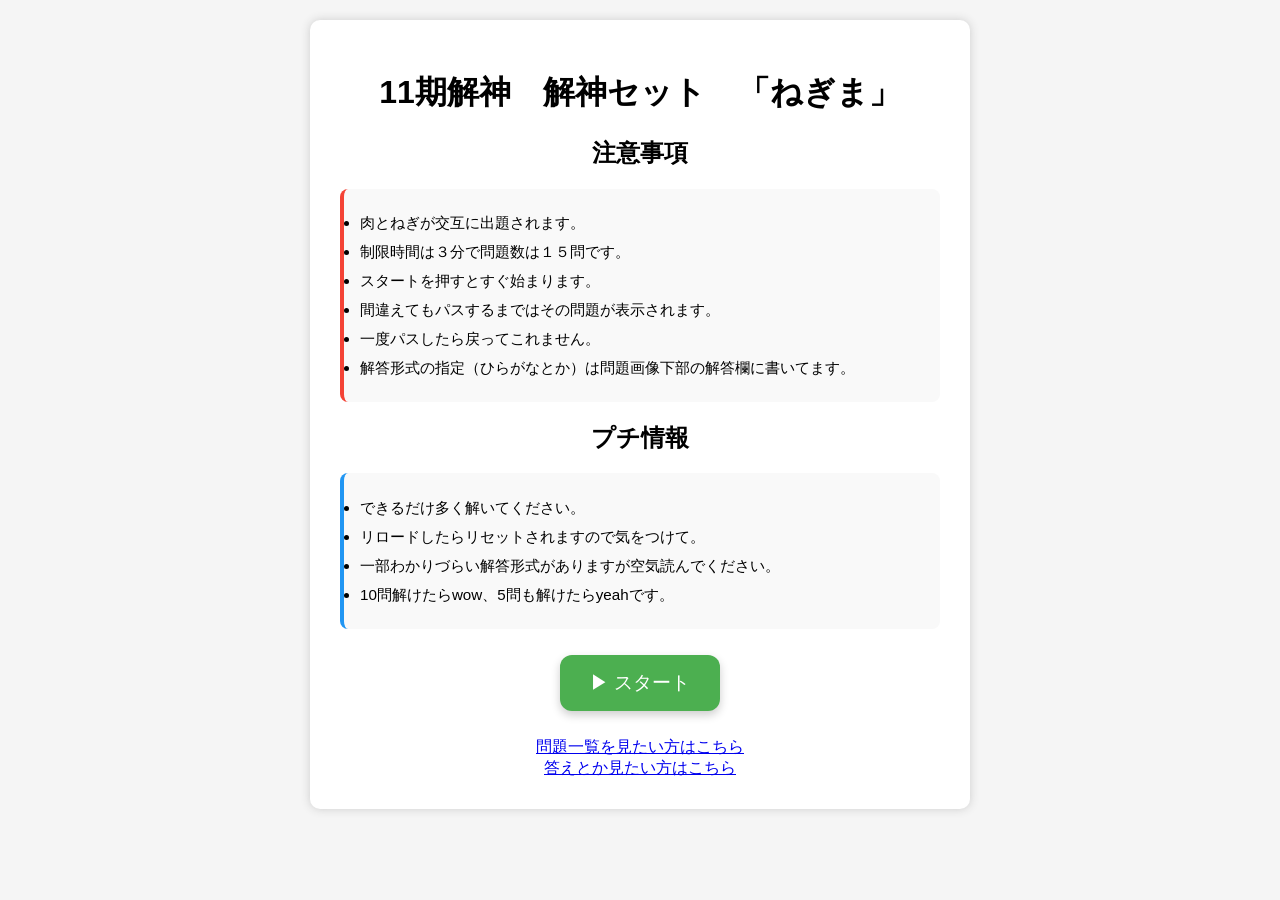
<file: index.html>
<!DOCTYPE html>
<html lang="ja">
<head>
  <meta charset="UTF-8" />
  <meta name="viewport" content="width=device-width, initial-scale=1.0" />
  <title>ねぎま</title>
  <link rel="stylesheet" href="style.css" />
</head>
<body>
  <div class="container">
    <h1>11期解神　解神セット　「ねぎま」</h1>
    <div id="start-screen">
      <h2>注意事項</h2>
      <ul class="rules important-rules">
        <li>肉とねぎが交互に出題されます。</li>
        <li>制限時間は３分で問題数は１５問です。</li>
        <li>スタートを押すとすぐ始まります。</li>
        <li>間違えてもパスするまではその問題が表示されます。</li>
        <li>一度パスしたら戻ってこれません。</li>
        <li>解答形式の指定（ひらがなとか）は問題画像下部の解答欄に書いてます。</li>
      </ul>
      <h2>プチ情報</h2>
      <ul class="rules extra-rules">
        <li>できるだけ多く解いてください。</li>
        <li>リロードしたらリセットされますので気をつけて。</li>
        <li>一部わかりづらい解答形式がありますが空気読んでください。</li>
        <li>10問解けたらwow、5問も解けたらyeahです。</li>
      </ul>

      <button class="start-button" onclick="startQuiz()">▶ スタート</button>

      <div style="margin-top: 1em;">
        <a href="list.html" target="_blank">問題一覧を見たい方はこちら</a>
        <br>
        <a href="answer.html" target="_blank">答えとか見たい方はこちら</a>
      </div>

    </div>

    <div id="quiz-screen" class="hidden">
      <div id="timer">残り時間: 180秒</div>
      <div id="question"></div>
      <input type="text" id="answer" placeholder="答えを入力..." />
      <button onclick="submitAnswer()">回答</button>
      <button onclick="passQuestion()">パス</button>
    </div>

    <div id="result" class="hidden"></div>
  </div>
  <script src="script.js"></script>
</body>
</html>
</file>
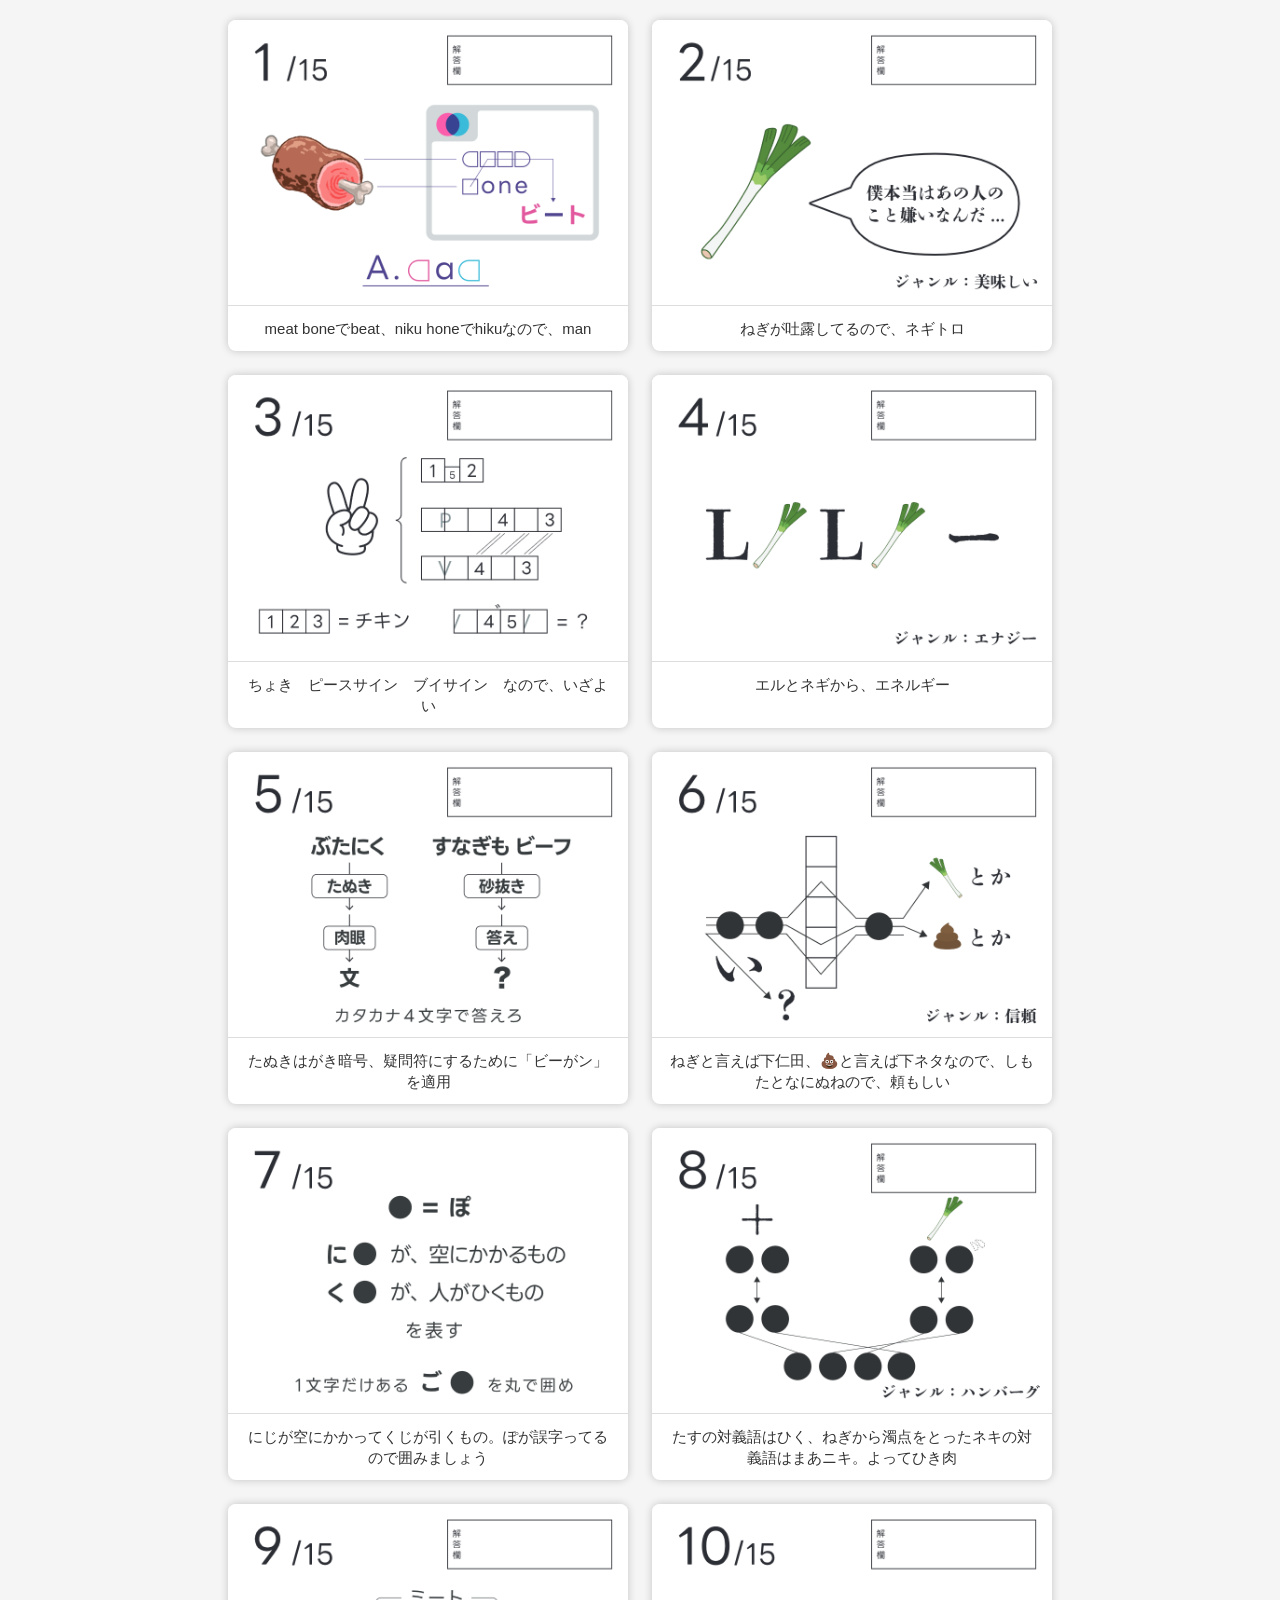
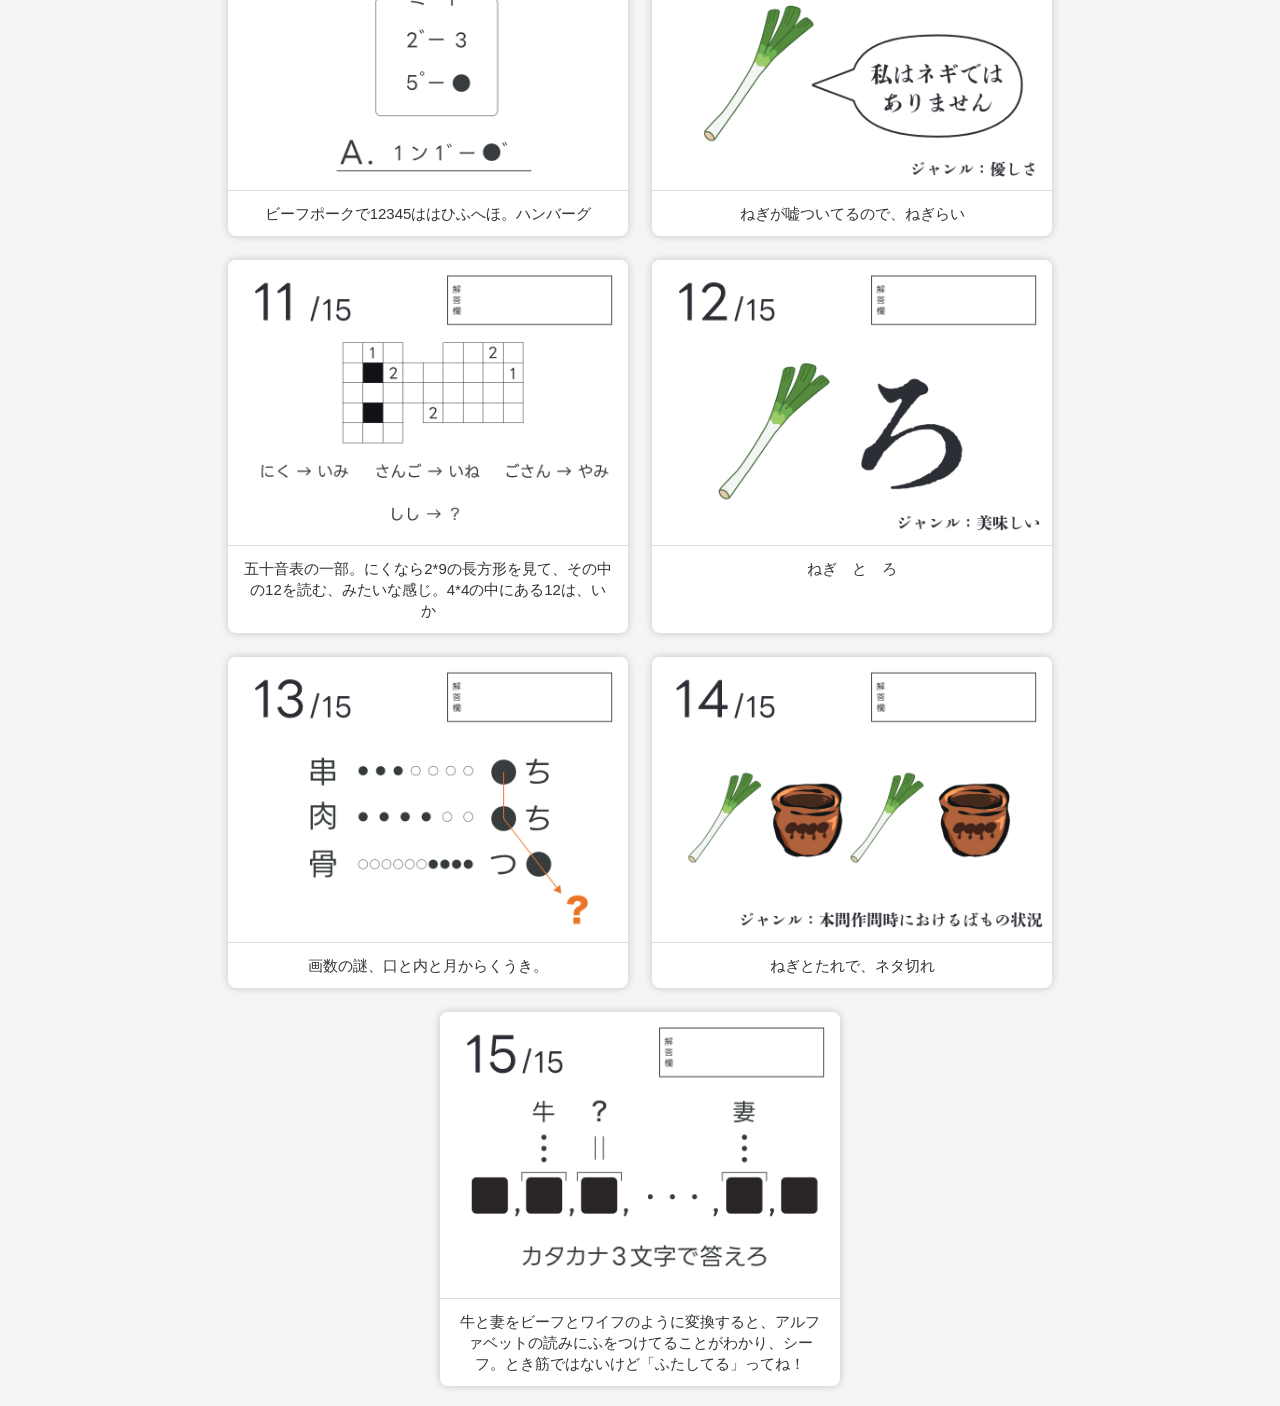
<file: answer.html>
<!DOCTYPE html>
<html lang="ja">
<head>
  <meta charset="UTF-8" />
  <meta name="viewport" content="width=device-width, initial-scale=1.0" />
  <title>かるく解説</title>
  <style>
    body {
      background-color: #f5f5f5;
      margin: 0;
      padding: 20px;
      display: flex;
      flex-wrap: wrap;
      gap: 24px;
      justify-content: center;
      font-family: "Yu Gothic", "游ゴシック", "Hiragino Kaku Gothic Pro", Meiryo, sans-serif;
    }

    .item {
      width: 400px;
      background: white;
      border-radius: 8px;
      box-shadow: 0 0 8px rgba(0, 0, 0, 0.2);
      overflow: hidden;
      display: flex;
      flex-direction: column;
      align-items: center;
    }

    .item img {
      width: 100%;
      height: auto;
      display: block;
      border-bottom: 1px solid #ddd;
    }

    .caption {
      padding: 12px 16px;
      font-size: 15px;
      color: #333;
      line-height: 1.4;
      white-space: pre-wrap;
      /* 改行を反映 */
      text-align: center;
    }
  </style>
</head>
<body>

  <div class="item">
    <img src="images/image1.png" alt="image1" />
    <div class="caption">meat boneでbeat、niku honeでhikuなので、man</div>
  </div>

  <div class="item">
    <img src="images/image2.png" alt="image2" />
    <div class="caption">ねぎが吐露してるので、ネギトロ</div>
  </div>

  <div class="item">
    <img src="images/image3.png" alt="image3" />
    <div class="caption">ちょき　ピースサイン　ブイサイン　なので、いざよい</div>
  </div>

  <div class="item">
    <img src="images/image4.png" alt="image4" />
    <div class="caption">エルとネギから、エネルギー</div>
  </div>

  <div class="item">
    <img src="images/image5.png" alt="image5" />
    <div class="caption">たぬきはがき暗号、疑問符にするために「ビーがン」を適用</div>
  </div>

  <div class="item">
    <img src="images/image6.png" alt="image6" />
    <div class="caption">ねぎと言えば下仁田、💩と言えば下ネタなので、しもたとなにぬねので、頼もしい</div>
  </div>

  <div class="item">
    <img src="images/image7.png" alt="image7" />
    <div class="caption">にじが空にかかってくじが引くもの。ぽが誤字ってるので囲みましょう</div>
  </div>

  <div class="item">
    <img src="images/image8.png" alt="image8" />
    <div class="caption">たすの対義語はひく、ねぎから濁点をとったネキの対義語はまあニキ。よってひき肉</div>
  </div>

  <div class="item">
    <img src="images/image9.png" alt="image9" />
    <div class="caption">ビーフポークで12345ははひふへほ。ハンバーグ</div>
  </div>

  <div class="item">
    <img src="images/image10.png" alt="image10" />
    <div class="caption">ねぎが嘘ついてるので、ねぎらい</div>
  </div>

  <div class="item">
    <img src="images/image11.png" alt="image11" />
    <div class="caption">五十音表の一部。にくなら2*9の長方形を見て、その中の12を読む、みたいな感じ。4*4の中にある12は、いか</div>
  </div>

  <div class="item">
    <img src="images/image12.png" alt="image12" />
    <div class="caption">ねぎ　と　ろ</div>
  </div>

  <div class="item">
    <img src="images/image13.png" alt="image13" />
    <div class="caption">画数の謎、口と内と月からくうき。</div>
  </div>

  <div class="item">
    <img src="images/image14.png" alt="image14" />
    <div class="caption">ねぎとたれで、ネタ切れ</div>
  </div>

  <div class="item">
    <img src="images/image15.png" alt="image15" />
    <div class="caption">牛と妻をビーフとワイフのように変換すると、アルファベットの読みにふをつけてることがわかり、シーフ。とき筋ではないけど「ふたしてる」ってね！</div>
  </div>

</body>
</html>
</file>
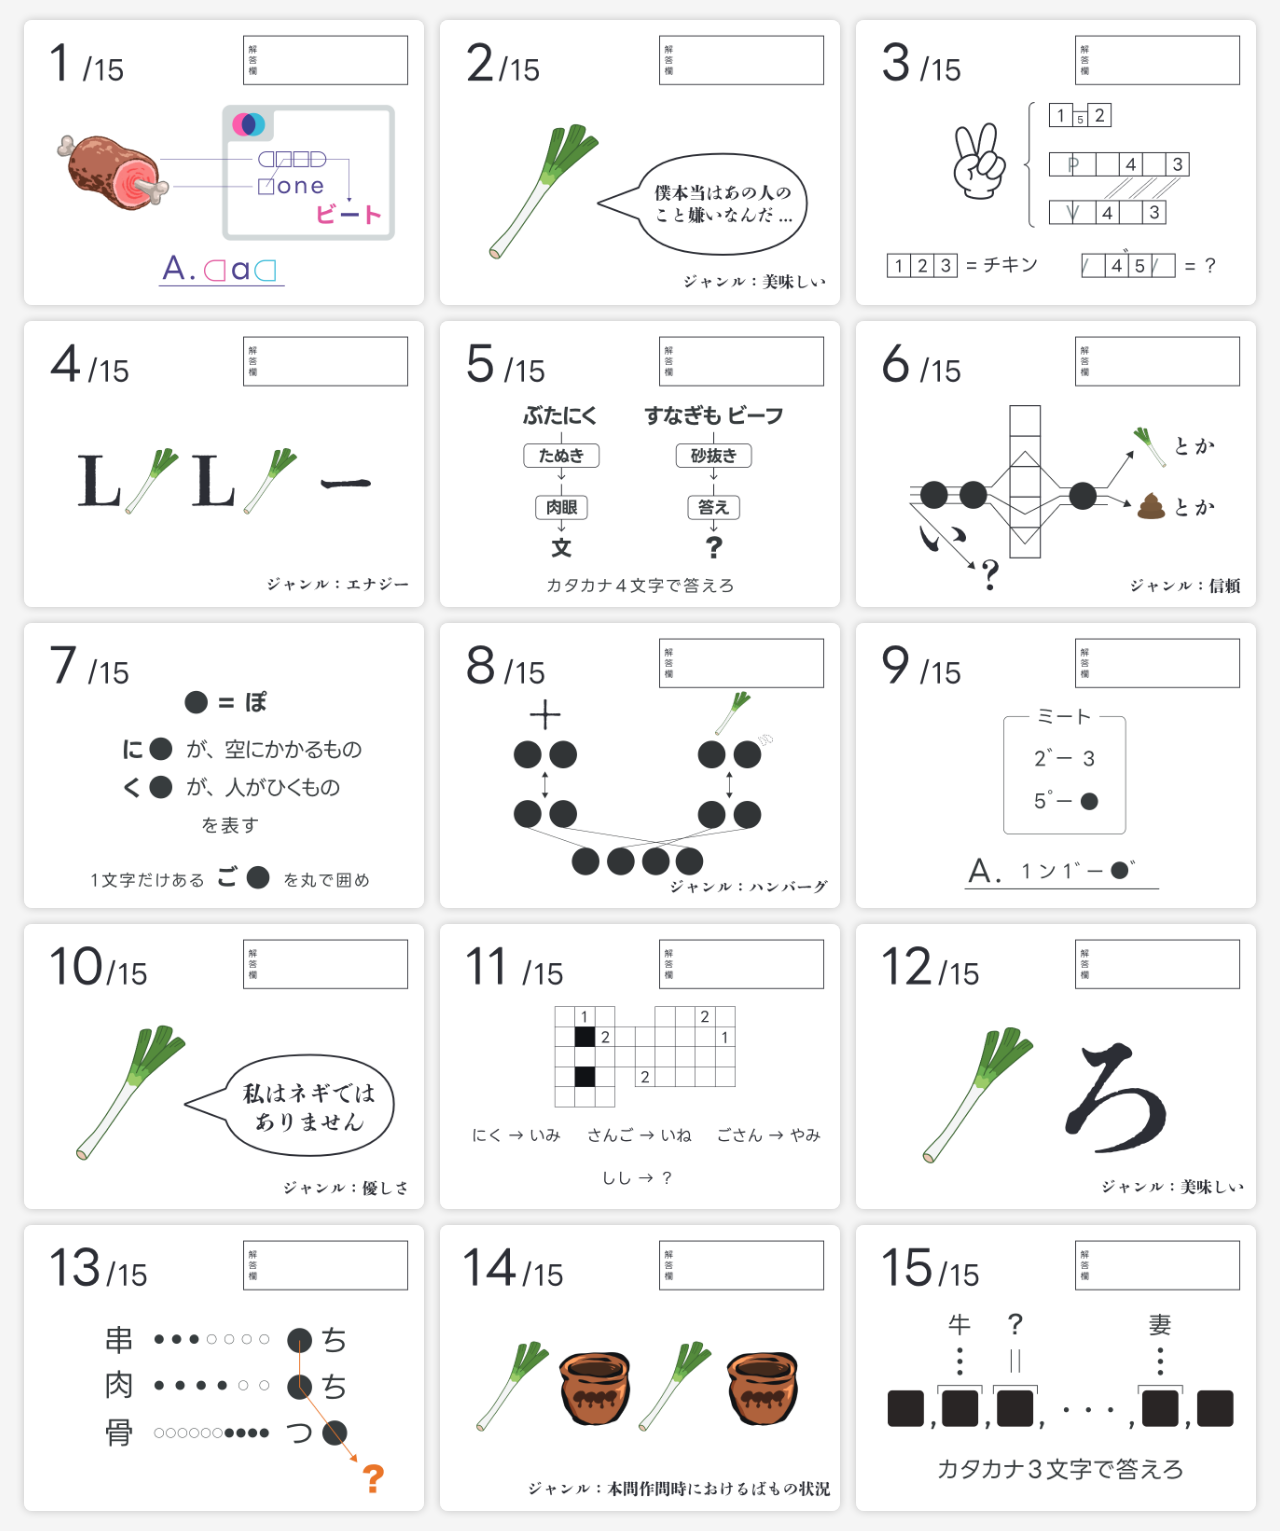
<file: list.html>
<!DOCTYPE html>
<html lang="ja">
<head>
  <meta charset="UTF-8" />
  <meta name="viewport" content="width=device-width, initial-scale=1.0" />
  <title>問題画像一覧</title>
  <style>
    body {
      background-color: #f5f5f5;
      margin: 0;
      padding: 20px;
      display: flex;
      flex-wrap: wrap;
      gap: 16px;
      justify-content: center;
    }

    img {
      width: 400px;
      height: auto;
      border-radius: 8px;
      box-shadow: 0 0 8px rgba(0, 0, 0, 0.2);
    }
  </style>
</head>
<body>
  <img src="images/image1.png" alt="image1" />
  <img src="images/image2.png" alt="image2" />
  <img src="images/image3.png" alt="image3" />
  <img src="images/image4.png" alt="image4" />
  <img src="images/image5.png" alt="image5" />
  <img src="images/image6.png" alt="image6" />
  <img src="images/image7.png" alt="image7" />
  <img src="images/image8.png" alt="image8" />
  <img src="images/image9.png" alt="image9" />
  <img src="images/image10.png" alt="image10" />
  <img src="images/image11.png" alt="image11" />
  <img src="images/image12.png" alt="image12" />
  <img src="images/image13.png" alt="image13" />
  <img src="images/image14.png" alt="image14" />
  <img src="images/image15.png" alt="image15" />
</body>
</html>
</file>
<file: style.css>
body {
  font-family: sans-serif;
  background: #f5f5f5;
  text-align: center;
  margin: 0;
  padding: 20px;
}

.container {
  max-width: 600px;
  margin: auto;
  background: white;
  padding: 30px;
  border-radius: 10px;
  box-shadow: 0 0 10px #ccc;
}

input {
  padding: 10px;
  width: 80%;
  margin-top: 10px;
}

button {
  padding: 10px 15px;
  margin: 10px;
  font-size: 1em;
}

.hidden {
  display: none;
}

img {
  max-width: 100%;
  height: auto;
  margin-bottom: 20px;
}

#result-images img {
  width: 100px;
  margin: 5px;
  border: 3px solid transparent;
  border-radius: 8px;
  transition: border-color 0.3s;
}

#result-images img.correct {
  border-color: #4CAF50;
  /* 緑色の枠で正解を強調 */
  box-shadow: 0 0 8px #4CAF50;
}

@keyframes flashRed {
  0% {
    border-color: transparent;
  }

  50% {
    border-color: red;
  }

  100% {
    border-color: transparent;
  }
}

.flash-red {
  animation: flashRed 1s ease;
  border: 3px solid red !important;
  border-radius: 6px;
}


.caption {
  margin-top: 8px;
  font-size: 14px;
  color: #555;
  text-align: center;
  font-style: italic;
}

.rules {
  background-color: #f9f9f9;
  padding: 1em;
  border-left: 4px solid #4caf50;
  border-radius: 8px;
  list-style-type: disc;
  margin: 1em 0;
  text-align: left;
}

.important-rules {
  border-color: #f44336;
  /* 赤系で強調 */
}

.extra-rules {
  border-color: #2196f3;
  /* 青系で軽めに */
}

.rules li {
  margin: 0.5em 0;
  font-size: 0.95rem;
  line-height: 1.4;
}

button.start-button {
  background-color: #4CAF50;
  /* 緑色 */
  color: white;
  padding: 15px 30px;
  font-size: 1.2em;
  border: none;
  border-radius: 12px;
  cursor: pointer;
  transition: background-color 0.3s, transform 0.2s;
  box-shadow: 0 4px 10px rgba(0, 0, 0, 0.2);
}

button.start-button:hover {
  background-color: #45a049;
  transform: scale(1.05);
}
</file>
